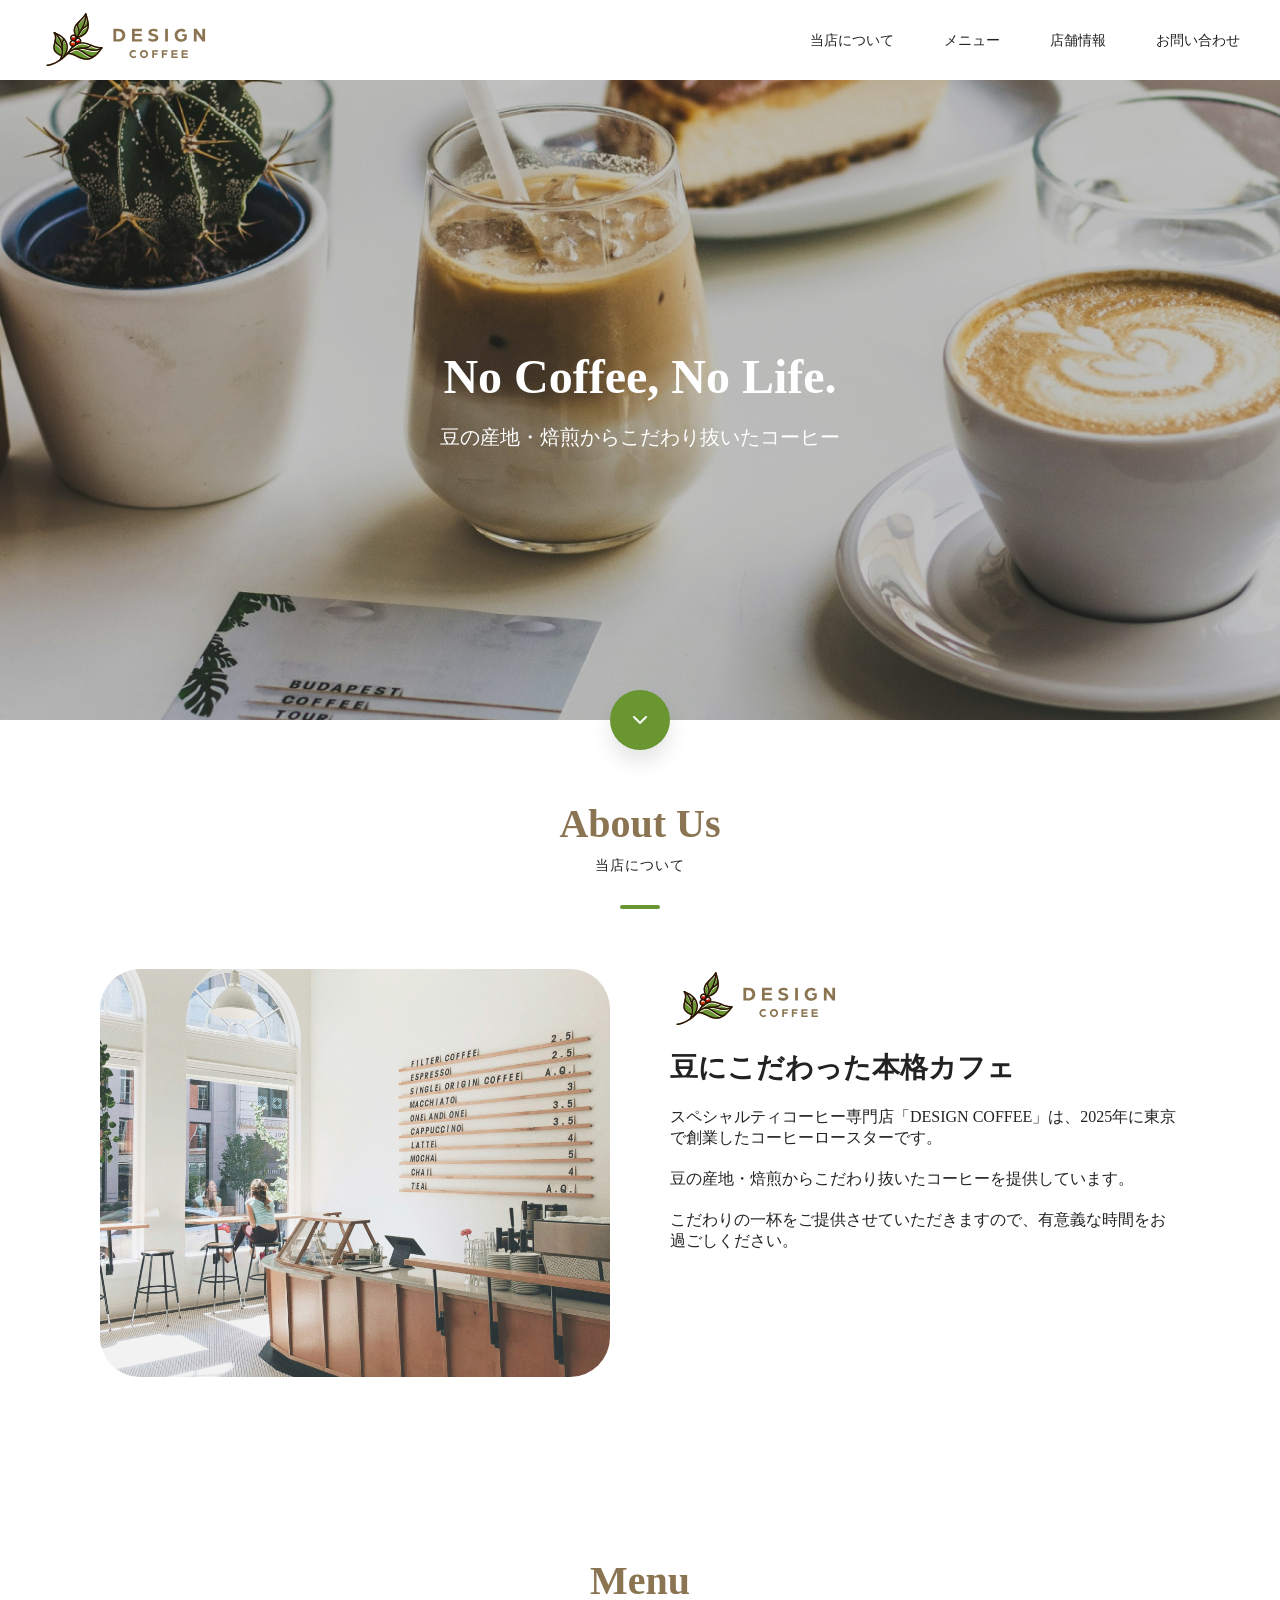
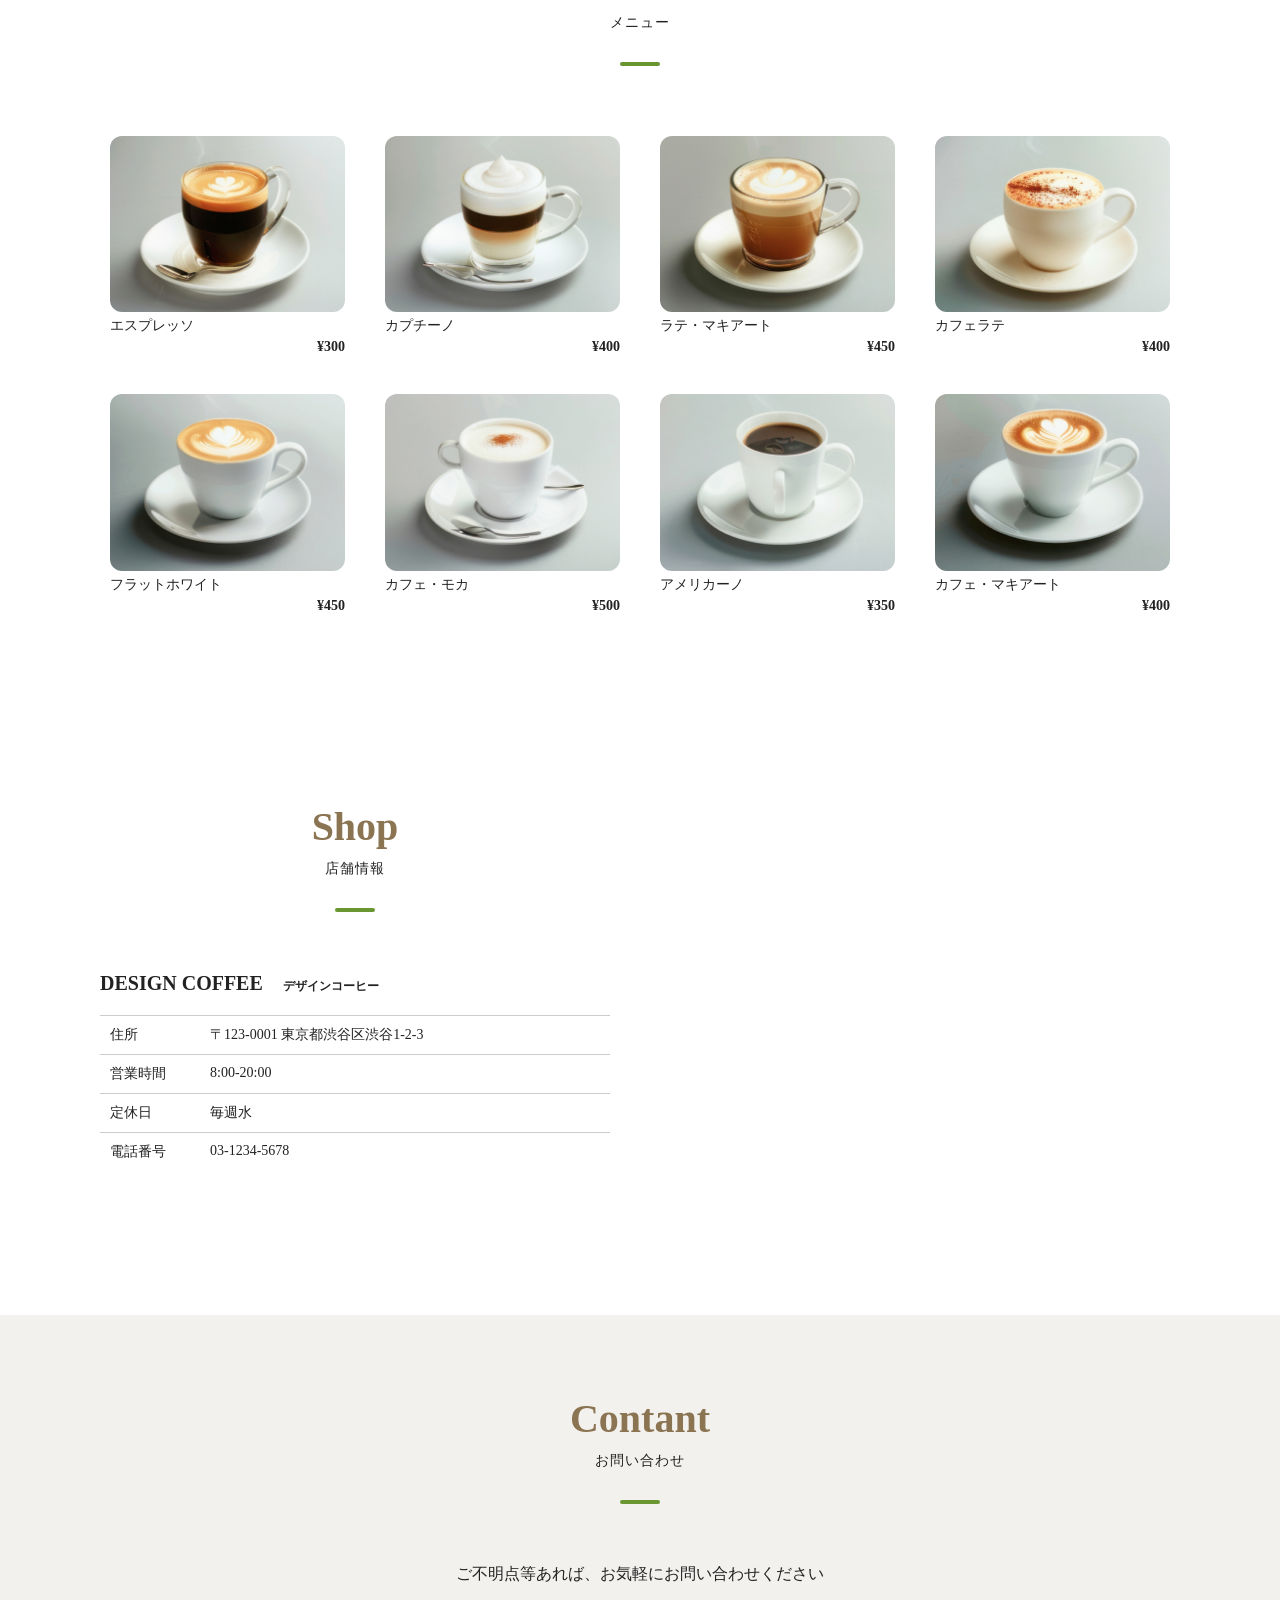
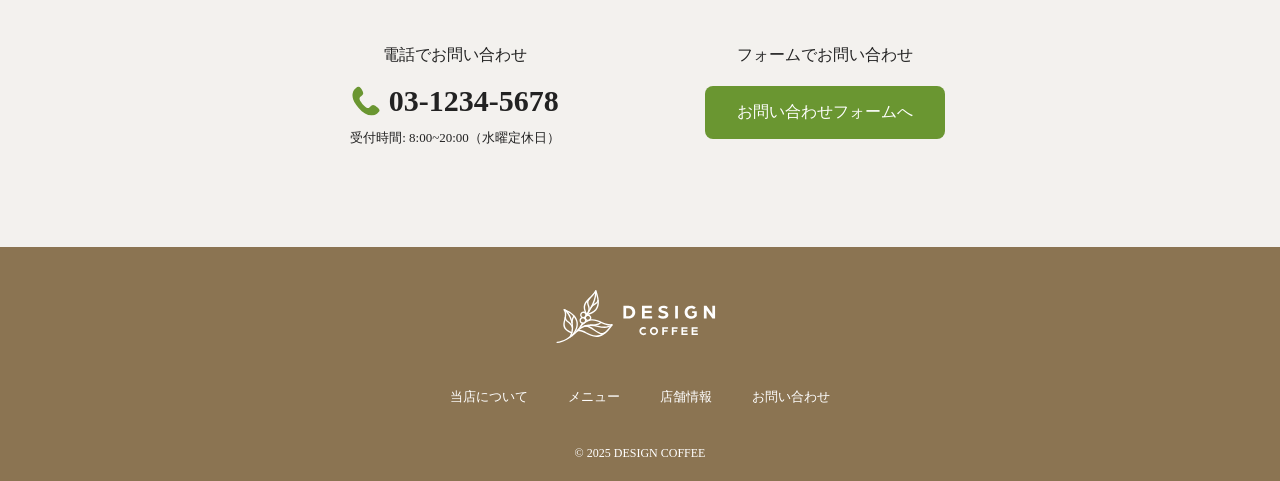
<file: index.html>
<!DOCTYPE html>
<html lang="ja">
<head>
  <meta charset="UTF-8">
  <meta name="viewport" content="width=device-width, initial-scale=1.0">
  <title>Document</title>
  <link rel="stylesheet" href="css/reset.css">
  <link rel="stylesheet" href="css/style.css">
  <link rel="preconnect" href="https://fonts.googleapis.com">
  <link rel="preconnect" href="https://fonts.gstatic.com" crossorigin>
  <link href="https://fonts.googleapis.com/css2?family=Montserrat:ital,wght@0,100..900;1,100..900&family=Noto+Sans+JP:wght@100..900&display=swap" rel="stylesheet">
</head>
<body>
  <header>
    <h1>
      <a href="index.html" class="logo">
        <img src="img/logo.svg" alt="DESIGN COFFEEのロゴ">
      </a>
    </h1>
    <nav>
      <ul>
        <li><a href="index.html#about">当店について</a></li>
        <li><a href="index.html#menu">メニュー</a></li>
        <li><a href="index.html#shop">店舗情報</a></li>
        <li><a href="index.html#contact">お問い合わせ</a></li>
      </ul>
    </nav>
  </header>
<!--ヒーローセクション-->
  <section class="hero">
    <h2>No Coffee, No Life.</h2>
    <p>豆の産地・焙煎からこだわり抜いたコーヒー</p>
    <a href="#about">
      <img src="img/down.png" alt="下へスクロール">
    </a>
  </section>

  <main>
    <section class="main-section about" id="about">
      <div class="container">
        <div class="heading-group">
          <h2>
            About Us
            <span>当店について</span>
          </h2>
        </div> 
        <div class="layout">
          <div class="image">
            <img src="img/about-photo.jpg" alt="当店の写真">
          </div>
          <div class="text">
            <img src="img/logo.svg" alt="DESIGN COFFEEのロゴ">
            <h3>豆にこだわった本格カフェ</h3>
            <p>スペシャルティコーヒー専門店「DESIGN COFFEE」は、2025年に東京で創業したコーヒーロースターです。</p>
            <p>豆の産地・焙煎からこだわり抜いたコーヒーを提供しています。</p>
            <p>こだわりの一杯をご提供させていただきますので、有意義な時間をお過ごしください。</p>
          </div>
        </div>
      </div>
    </section>
    <section class="main-section" id="menu">
      <div class="container">
        <div class="heading-group">
          <h2>
            Menu
          <span>メニュー</span>
          </h2>
        </div>
        <ul class="menu-list">
          <li>
            <div class="menu-card">
              <img src="img/menu-1.jpg" alt="エスプレッソ">
              <p class="name">エスプレッソ</p>
              <p class="price">¥300</p>
            </div>
          </li>
          <li>
            <div class="menu-card">
              <img src="img/menu-2.jpg" alt="カプチーノ">
              <p class="name">カプチーノ</p>
              <p class="price">¥400</p>
            </div>
          </li>
          <li>
            <div class="menu-card">
              <img src="img/menu-3.jpg" alt="ラテ・マキアート">
              <p class="name">ラテ・マキアート</p>
              <p class="price">¥450</p>
            </div>
          </li>
          <li>
            <div class="menu-card">
              <img src="img/menu-4.jpg" alt="カフェラテ">
              <p class="name">カフェラテ</p>
              <p class="price">¥400</p>
            </div>
          </li>
          <li>
            <div class="menu-card">
              <img src="img/menu-5.jpg" alt="フラットホワイト">
              <p class="name">フラットホワイト</p>
              <p class="price">¥450</p>
            </div>
          </li>
          <li>
            <div class="menu-card">
              <img src="img/menu-6.jpg" alt="カフェ・モカ">
              <p class="name">カフェ・モカ</p>
              <p class="price">¥500</p>
            </div>
          </li>
          <li>
            <div class="menu-card">
              <img src="img/menu-7.jpg" alt="アメリカーノ">
              <p class="name">アメリカーノ</p>
              <p class="price">¥350</p>
            </div>
          </li>
          <li>
            <div class="menu-card">
              <img src="img/menu-8.jpg" alt="カフェ・マキアート">
              <p class="name">カフェ・マキアート</p>
              <p class="price">¥400</p>
            </div>
          </li>
        </ul>
      </div>
    </section>
    <section class="main-section shop" id="shop">
      <div class="container">
        <div class="layout">
          <div class="text">
            <div class="heading-group">
              <h2>Shop</h2>
              <span>店舗情報</span>
            </div>
            <h3>
              DESIGN COFFEE
              <span>デザインコーヒー</span>
            </h3>
            <dl>
              <dt>住所</dt>
              <dd>〒123-0001 東京都渋谷区渋谷1-2-3</dd>
              <dt>営業時間</dt>
              <dd>8:00-20:00</dd>
              <dt>定休日</dt>
              <dd>毎週水</dd>
              <dt>電話番号</dt>
              <dd>03-1234-5678</dd>
            </dl>
          </div>
          <div class="map">
            <iframe src="https://www.google.com/maps/embed?pb=!1m18!1m12!1m3!1d3227.511623352831!2d138.1807256752381!3d36.00779787248357!2m3!1f0!2f0!3f0!3m2!1i1024!2i768!4f13.1!3m3!1m2!1s0x601c50e71f7adf49%3A0x2a9c9bdd30254f00!2z5YWs56uL6KuP6Kiq5p2x5Lqs55CG56eR5aSn5a2m!5e0!3m2!1sja!2sjp!4v1779669341327!5m2!1sja!2sjp" width="600" height="450" style="border:0;" allowfullscreen="" loading="lazy" referrerpolicy="no-referrer-when-downgrade"></iframe>
          </div>
        </div>
      </div>
    </section>
    <section class="main-section contact" id="contact">
      <div class="container">
        <div class="heading-group">
          <h2>Contant</h2>
          <span>お問い合わせ</span>
        </div>
        <p>ご不明点等あれば、お気軽にお問い合わせください</p>
        <div class="layout">
          <div class="tel">
            <p class="label">電話でお問い合わせ</p>
            <a href="tel:0312345678" class="number">
              <img src="img/icon-tel.svg" alt="電話アイコン">
              03-1234-5678
            </a>
            <p class="hour">受付時間: 8:00~20:00（水曜定休日）</p>
          </div>
          <div class="form">
            <p class="label">フォームでお問い合わせ</p>
            <a href="contact.html" class="button">お問い合わせフォームへ</a>
          </div>
        </div>
      </div>
    </section>
  </main>
  <footer>
    <a href="index.html" class="logo">
      <img src="img/logo-white.svg" alt="DESIGN COFFEEのロゴ">
    </a>
    <nav>
      <ul>
        <li>
          <a href="index.html#about">当店について</a>
        </li>
        <li>
          <a href="index.html#menu">メニュー</a>
        </li>
        <li>
          <a href="index.html#shop">店舗情報</a>
        </li>
        <li>
          <a href="index.html#contact">お問い合わせ</a>
        </li>
      </ul>
    </nav>
    <p class="copyright">&copy; 2025 DESIGN COFFEE</p>
  </footer>

</body>
</html>
</file>
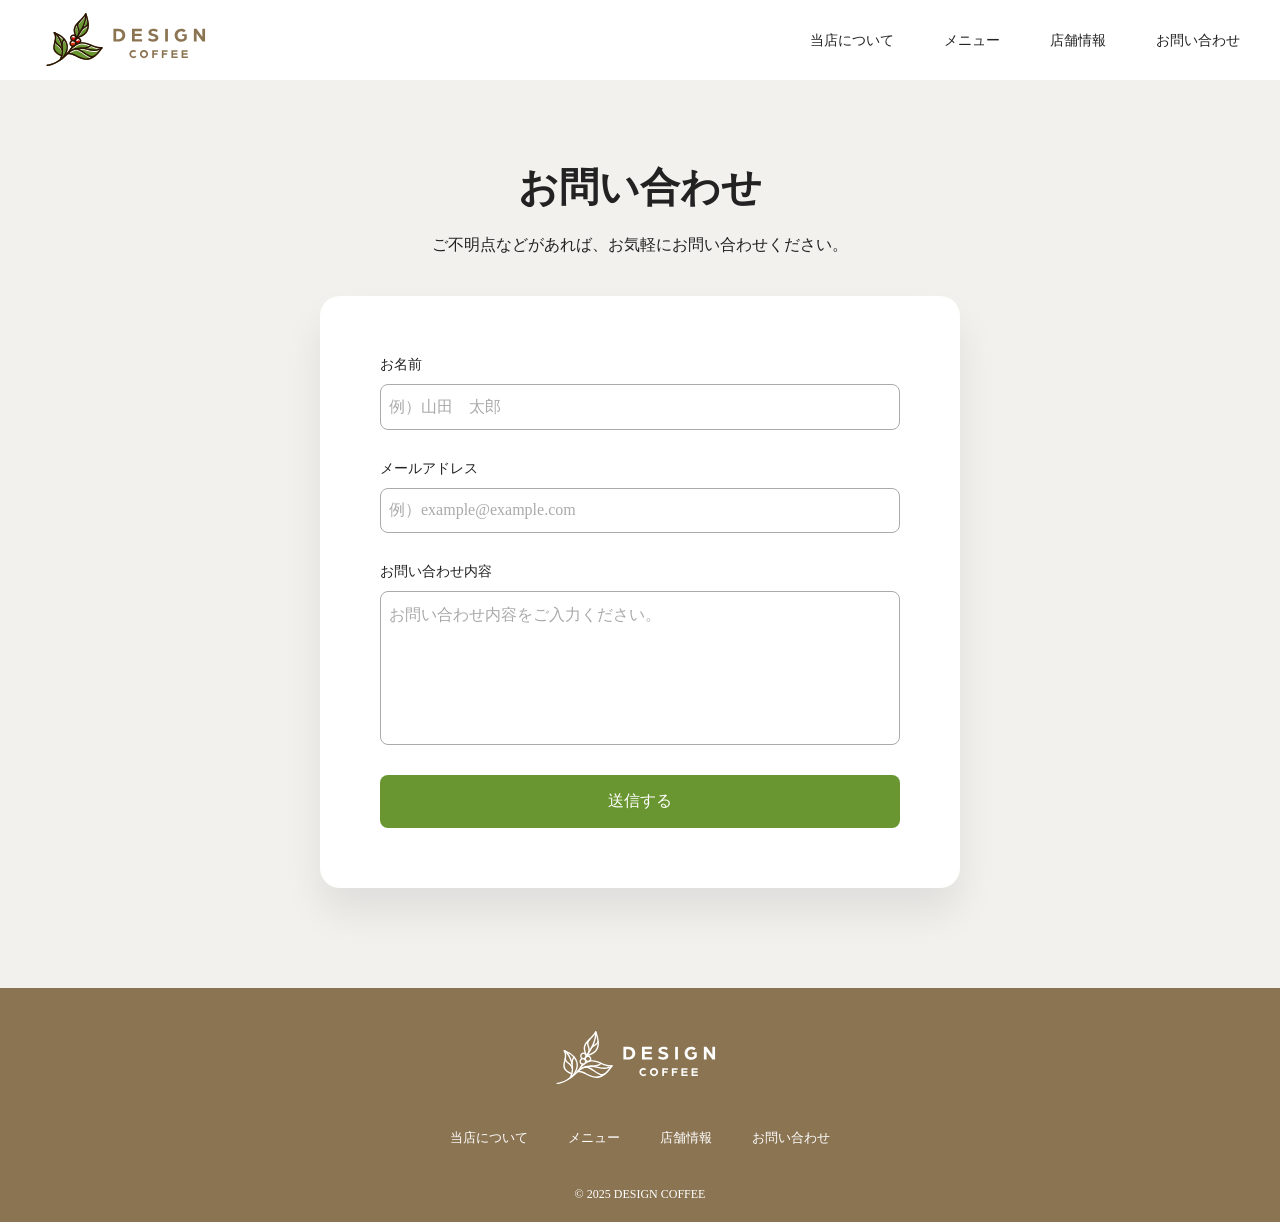
<file: contact.html>
<!DOCTYPE html>
<html lang="ja">
<head>
  <meta charset="UTF-8">
  <meta name="viewport" content="width=device-width, initial-scale=1.0">
  <title>Document</title>
  <link rel="stylesheet" href="css/reset.css">
  <link rel="stylesheet" href="css/style.css">
  <link rel="preconnect" href="https://fonts.googleapis.com">
  <link rel="preconnect" href="https://fonts.gstatic.com" crossorigin>
  <link href="https://fonts.googleapis.com/css2?family=Montserrat:ital,wght@0,100..900;1,100..900&family=Noto+Sans+JP:wght@100..900&display=swap" rel="stylesheet">
</head>
<body>
  <header>
    <h1>
      <a href="index.html" class="logo">
        <img src="img/logo.svg" alt="DESIGN COFFEEのロゴ">
      </a>
    </h1>
    <nav>
      <ul>
        <li><a href="index.html#about">当店について</a></li>
        <li><a href="index.html#menu">メニュー</a></li>
        <li><a href="index.html#shop">店舗情報</a></li>
        <li><a href="index.html#contact">お問い合わせ</a></li>
      </ul>
    </nav>
  </header>

  <main class="lower-main">
    <div class="lower-heading-group">
      <h2>お問い合わせ</h2>
      <p>ご不明点などがあれば、お気軽にお問い合わせください。</p>
    </div>
    <form class="form-box" action="https://api.staticforms.dev/submit" method="post">
      <input type="hidden" name="accessKey" value="sf_0ae4b00560358e1afdc9bd90">
      <input type="hidden" name="redirectTo" value="https://www.sus.ac.jp/">
      <div class="form-item">
        <label>お名前</label>
        <input type="text" name="name" placeholder="例）山田　太郎">
      </div>
      <div class="form-item">
        <label>メールアドレス</label>
        <input type="email" name="email" placeholder="例）example@example.com">
      </div>
      <div class="form-item">
        <label>お問い合わせ内容</label>
        <textarea rows="7" name="message" placeholder="お問い合わせ内容をご入力ください。"></textarea>
      </div>
      <div class="form-item">
        <button type="submit">送信する</button>
      </div>
    </form>
  </main>

  <footer>
    <a href="index.html" class="logo">
      <img src="img/logo-white.svg" alt="DESIGN COFFEEのロゴ">
    </a>
    <nav>
      <ul>
        <li>
          <a href="index.html#about">当店について</a>
        </li>
        <li>
          <a href="index.html#menu">メニュー</a>
        </li>
        <li>
          <a href="index.html#shop">店舗情報</a>
        </li>
        <li>
          <a href="index.html#contact">お問い合わせ</a>
        </li>
      </ul>
    </nav>
    <p class="copyright">&copy; 2025 DESIGN COFFEE</p>
  </footer>

</body>
</html>
</file>
<file: css/style.css>
@charset "utf-8";
header {
  padding: 10px 40px;
  display: flex;
  align-items: center;
  justify-content: space-between;
  .logo {
    display: block;
    img {
      display: block;
      height: 60px;
    }
  }
  nav {
    ul{
      display: flex;
      align-items: center;
      gap: 50px;
    }
    a {
      font-size: 14px;
      font-weight: 400;
      &:hover {
        color: #6A9631;
        text-decoration: underline;
      }
    }
  }
}

.hero {
  color: #fff;
  text-align: center;
  height: 640px;
  background-image: url(../img/hero-background.jpg);
  background-size: cover;
  display: flex;
  flex-direction: column;
  align-items: center;
  justify-content: center;
  position: relative;
  h2 {
    font-size: 48px;
    font-weight: 700;
  }
  p {
    font-size: 20px;
    font-weight: 400;
    margin-top: 20px;
  }
  a {
    display: grid;
    place-items: center;
    width: 60px;
    height: 60px;
    background-color: #6A9631;
    border-radius: 50%;
    box-shadow: 0px 12px 20px rgb(0 0 0 / 0.1);
    position: absolute;
    left: 50%;
    bottom: 0;
    translate: -50% 50%;
  img {
    width: 24px;
    height: 24px;
  }
  }
}

.container{
  max-width: 1160px;
  margin: 0 auto;
  padding: 0 40px;
}

main {
  .main-section {
    padding: 80px 0 100px;
    .heading-group {
      text-align: center;
      margin: 0 0 60px;
      h2 {
        color: #8B7452;
        font-size: 40px;
        font-weight: 700;
      }
      span {
        color: #222;
        font-size: 14px;
        font-weight: 400;
        letter-spacing: 0.08em;
        display: block;
        margin-top: 10px;
      }
      &::after {
        content: "";
        display: block;
        width: 40px;
        height: 4px;
        background-color: #6A9631;
        border-radius: 4px;
        margin: 30px auto 0;
      }
    }
  }
}
.about {
  .layout {
    display: grid;
    grid-template-columns: 1fr 1fr;
    align-items: start;
    gap: 60px;
  }
  .image {
    border-radius: 40px;
    overflow: hidden;
    img {
      width: 100%;
      aspect-ratio: 5 / 4;
      object-fit: cover;
    }
  }
  .text {
    img {
      height: 60px;
    }
    h3 {
      font-size: 28px;
      font-weight: 700;
      margin-top: 20px;
    }
    p {
      margin-top: 20px;
    }
  }
}
.menu {
  background-color: #f3f1ee;
}
.menu-card {
  padding: 10px;
  background-color: #fff;
  border-radius: 20px;
  display: grid;
  gap: 5px;
  img {
    width: 100%;
    aspect-ratio: 4 / 3;
    object-fit: cover;
    border-radius: 12px;
  }
  .name {
    font-size: 14px;
  }
  .price {
    font-size: 14px;
    font-weight: 700;
    line-height: 1;
    letter-spacing: 0;
    text-align: right;
  }
}
.menu-list {
  display: grid;
  grid-template-columns: 1fr 1fr 1fr 1fr;
  gap: 20px;
}

.shop {
  .layout {
    display: grid;
    grid-template-columns: 1fr 1fr;
    align-items: start;
    gap: 60px;
  }
  .text {
    h3 {
      text-align: center;
      font-size: 20px;
      font-weight: 700;
      margin: 0 0 20px;
      display: flex;
      align-items: baseline;
      gap: 1em;
      span {
        font-size: 0.6em;
      }
    }
    dl {
      display: grid;
      grid-template-columns: 100px 1fr;
      dt,dd {
        font-size: 14px;
        padding: 10px;
        border-top: 1px solid #ccc;
      }
    }
  }
  .map {
    border-radius: 40px;
    overflow: hidden;
    iframe {
      width: 100%;
      height: auto;
      aspect-ratio: 5 / 4;
    }
  }
}

.contact {
  text-align: center;
  background-color: #F3F1EE;
  .layout {
    display: grid;
    grid-template-columns: 1fr 1fr;
    gap: 40px;
    margin-top: 60px;
    margin-inline: auto;
    max-width: 700px;
  }
  .label {
    margin-bottom: 20px;
  }
  .number {
    font-size: 30px;
    font-weight: 700;
    line-height: 1;
    letter-spacing: 0;
    img {
      width: 1em;
    }
  }
  .hour {
    font-size: 13px;
    display: block;
    margin-top: 1em;
  }
  .button {
    display: inline-block;
    color: #fff;
    background-color: #6A9631;
    padding: 1em 2em;
    border-radius: 8px;
  }
}

footer {
  color: #fff;
  background-color: #8B7452;
  padding: 40px 20px 20px;
  display: grid;
  justify-items: center;
  gap: 40px;
  .logo {
    display: block;
    img {
      display: block;
      height: 60px;
    }
  }
  ul {
    display: flex;
    gap: 40px;
    a {
      font-size: 13px;
    }
  }
  .copyright {
    font-size: 12px;
  }
}

.lower-main {
  padding: 80px 0 100px;
  background-color: #F3F1EE;
}
.lower-heading-group {
  text-align: center;
  display: grid;
  justify-items: center;
  gap: 20px;
  margin: 0 0 40px;
  h2 {
    font-size: 40px;
    font-weight: 700;
  }
}

.form-box {
  max-width: 640px;
  margin: 0 auto;
  border-radius: 20px;
  padding: 60px;
  background-color: #fff;
  box-shadow: 0px 24px 40px rgb(0 0 0 / 0.08);
}
.form-item {
  display: grid;
  gap: 10px;
  label {
    font-size: 14px;
  }
  + .form-item {
    margin-top: 30px;
  }
  input,
  textarea {
    border: 1px solid #aaa;
    padding: 0.8em 0.5em;
    border-radius: 8px;
    &::placeholder {
      color: #aaa;
    }
  }
  textarea {
    resize: none;
  }
  button {
    font-size: 16px;
    display: inline-block;
    color: #fff;
    background-color: #6A9631;
    border: none;
    padding: 1em 2em;
    border-radius: 8px;
    &:hover {
      background-color: #517521;
    }
  }
}
</file>
